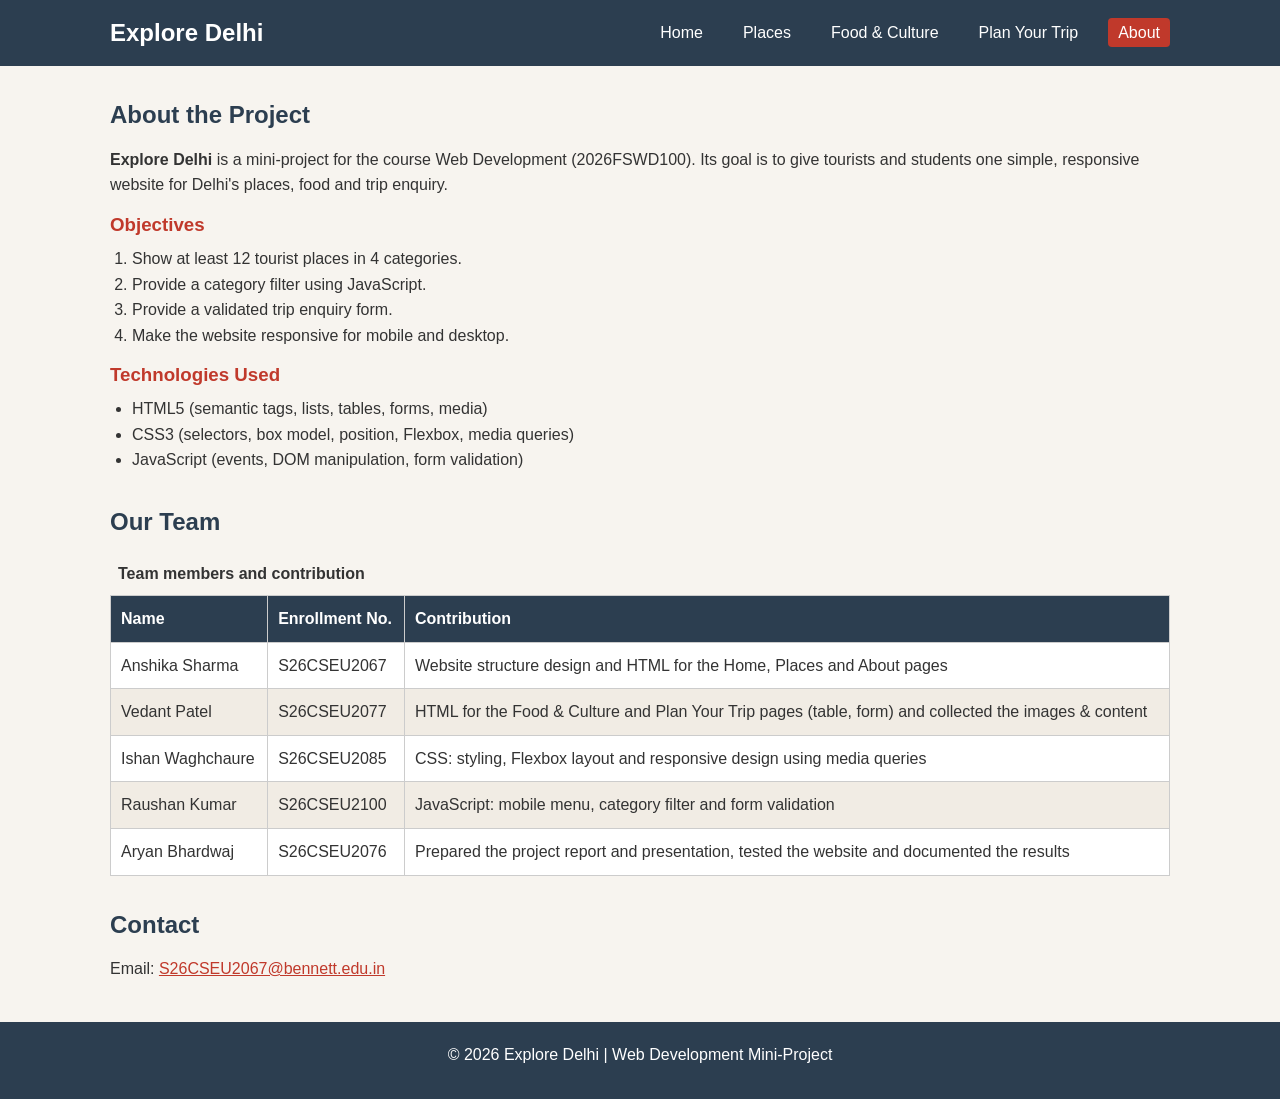
<file: about.html>
<!DOCTYPE html>
<html lang="en">
<head>
  <meta charset="UTF-8">
  <meta name="viewport" content="width=device-width, initial-scale=1.0">
  <meta name="description" content="About the Explore Delhi project and team.">
  <title>Explore Delhi | About</title>
  <link rel="stylesheet" href="css/style.css">
</head>
<body>

  <header>
    <nav>
      <h1 class="logo">Explore Delhi</h1>
      <button id="menu-btn" aria-label="Open menu">&#9776;</button>
      <ul id="menu">
        <li><a href="index.html">Home</a></li>
        <li><a href="places.html">Places</a></li>
        <li><a href="food-culture.html">Food &amp; Culture</a></li>
        <li><a href="plan-trip.html">Plan Your Trip</a></li>
        <li><a href="about.html" class="active">About</a></li>
      </ul>
    </nav>
  </header>

  <main>

    <section class="container">
      <h2>About the Project</h2>
      <p>
        <strong>Explore Delhi</strong> is a mini-project for the course Web Development (2026FSWD100).
        Its goal is to give tourists and students one simple, responsive website for Delhi's places,
        food and trip enquiry.
      </p>

      <h3>Objectives</h3>
      <ol>
        <li>Show at least 12 tourist places in 4 categories.</li>
        <li>Provide a category filter using JavaScript.</li>
        <li>Provide a validated trip enquiry form.</li>
        <li>Make the website responsive for mobile and desktop.</li>
      </ol>

      <h3>Technologies Used</h3>
      <ul>
        <li>HTML5 (semantic tags, lists, tables, forms, media)</li>
        <li>CSS3 (selectors, box model, position, Flexbox, media queries)</li>
        <li>JavaScript (events, DOM manipulation, form validation)</li>
      </ul>
    </section>

    <!-- ========== TEAM TABLE ========== -->
    <section class="container">
      <h2>Our Team</h2>
      <table>
        <caption>Team members and contribution</caption>
        <thead>
          <tr>
            <th>Name</th>
            <th>Enrollment No.</th>
            <th>Contribution</th>
          </tr>
        </thead>
        <tbody>
          <tr>
            <td>Anshika Sharma</td>
            <td>S26CSEU2067</td>
            <td>Website structure design and HTML for the Home, Places and About pages</td>
          </tr>
          <tr>
            <td>Vedant Patel</td>
            <td>S26CSEU2077</td>
            <td>HTML for the Food & Culture and Plan Your Trip pages (table, form) and collected the images & content</td>
          </tr>
          <tr>
            <td>Ishan Waghchaure</td>
            <td>S26CSEU2085</td>
            <td>CSS: styling, Flexbox layout and responsive design using media queries</td>
          </tr>
          <tr>
            <td>Raushan Kumar</td>
            <td>S26CSEU2100</td>
            <td>JavaScript: mobile menu, category filter and form validation</td>
          </tr>
          <tr>
            <td>Aryan Bhardwaj</td>
            <td>S26CSEU2076</td>
            <td>Prepared the project report and presentation, tested the website and documented the results</td>
          </tr>
        </tbody>
      </table>
    </section>

    <section class="container">
      <h2>Contact</h2>
      <p>Email: <a href="mailto:S26CSEU2067@bennett.edu.in">S26CSEU2067@bennett.edu.in</a></p>
    </section>

  </main>

  <footer>
    <p>&copy; 2026 Explore Delhi | Web Development Mini-Project</p>
  </footer>

  <script src="js/script.js"></script>
</body>
</html>
</file>
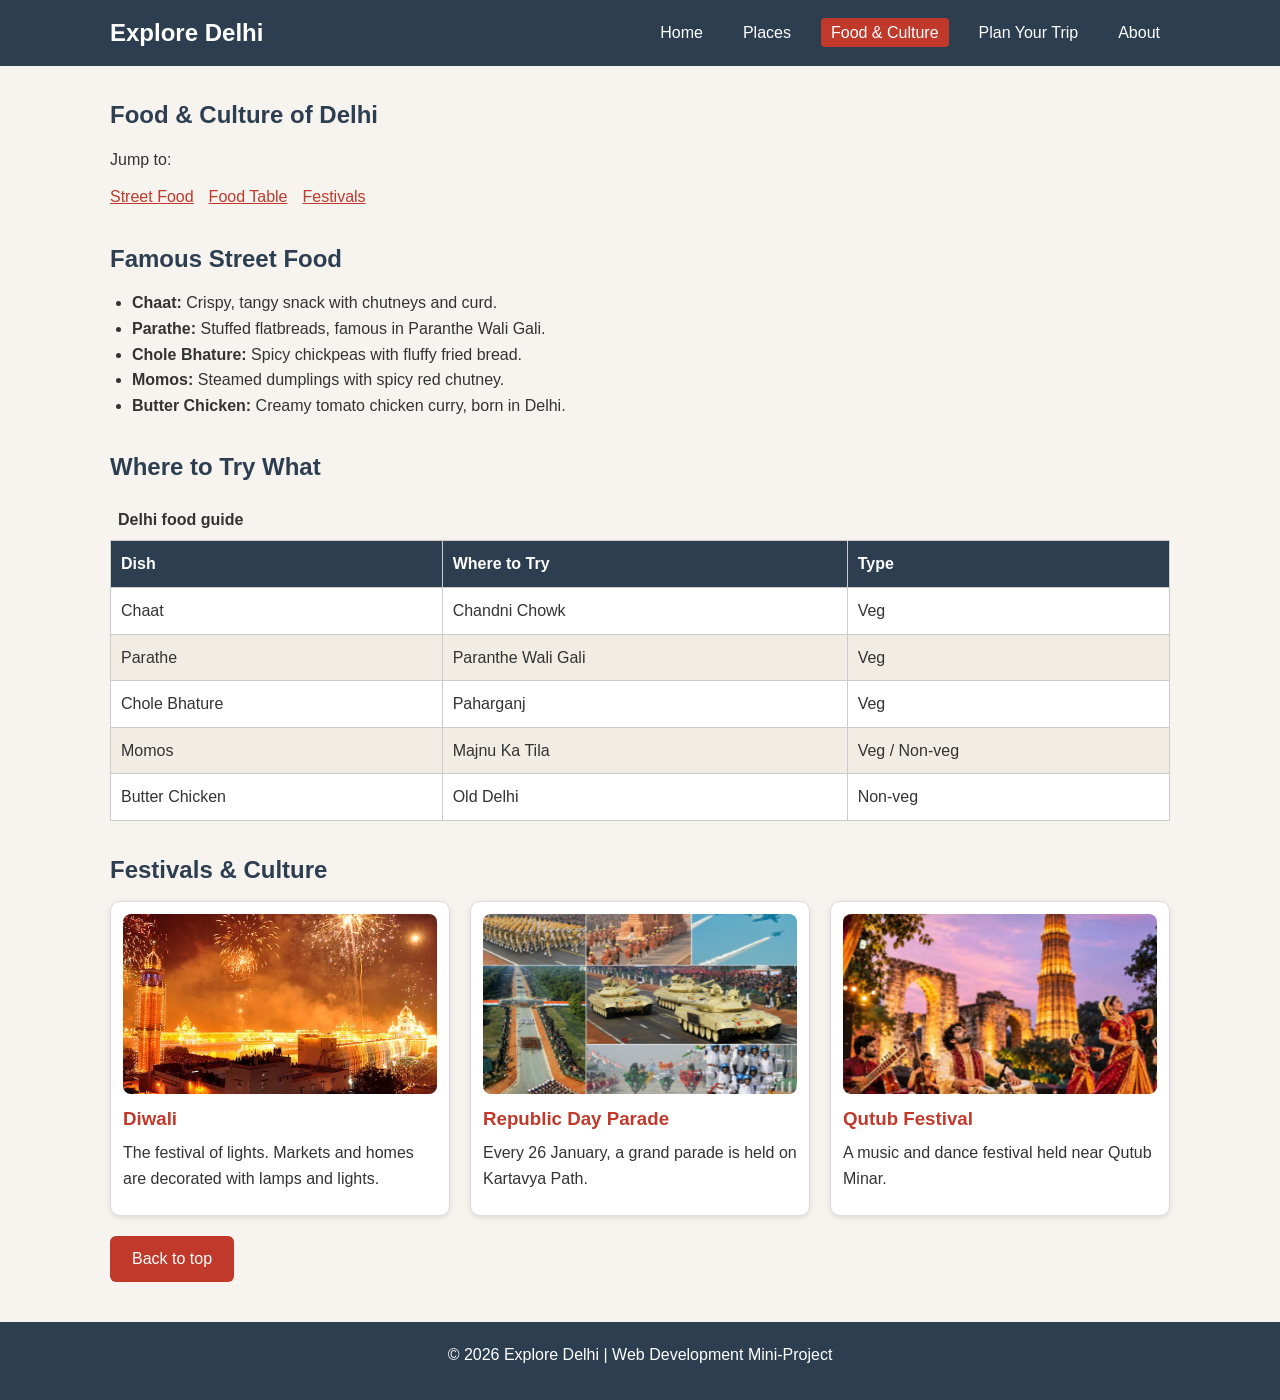
<file: food-culture.html>
<!DOCTYPE html>
<html lang="en">
<head>
  <meta charset="UTF-8">
  <meta name="viewport" content="width=device-width, initial-scale=1.0">
  <meta name="description" content="Famous street food and festivals of Delhi.">
  <title>Explore Delhi | Food &amp; Culture</title>
  <link rel="stylesheet" href="css/style.css">
</head>
<body>

  <header>
    <nav>
      <h1 class="logo">Explore Delhi</h1>
      <button id="menu-btn" aria-label="Open menu">&#9776;</button>
      <ul id="menu">
        <li><a href="index.html">Home</a></li>
        <li><a href="places.html">Places</a></li>
        <li><a href="food-culture.html" class="active">Food &amp; Culture</a></li>
        <li><a href="plan-trip.html">Plan Your Trip</a></li>
        <li><a href="about.html">About</a></li>
      </ul>
    </nav>
  </header>

  <main>

    <section class="container" id="top">
      <h2>Food &amp; Culture of Delhi</h2>

      <!-- ========== BOOKMARK LINKS (page ke andar jump) ========== -->
      <p>Jump to:</p>
      <ul class="jump-links">
        <li><a href="#food">Street Food</a></li>
        <li><a href="#food-table">Food Table</a></li>
        <li><a href="#festivals">Festivals</a></li>
      </ul>
    </section>

    <!-- ========== STREET FOOD (list) ========== -->
    <section class="container" id="food">
      <h2>Famous Street Food</h2>
      <ul>
        <li><strong>Chaat:</strong> Crispy, tangy snack with chutneys and curd.</li>
        <li><strong>Parathe:</strong> Stuffed flatbreads, famous in Paranthe Wali Gali.</li>
        <li><strong>Chole Bhature:</strong> Spicy chickpeas with fluffy fried bread.</li>
        <li><strong>Momos:</strong> Steamed dumplings with spicy red chutney.</li>
        <li><strong>Butter Chicken:</strong> Creamy tomato chicken curry, born in Delhi.</li>
      </ul>
    </section>

    <!-- ========== TABLE ========== -->
    <section class="container" id="food-table">
      <h2>Where to Try What</h2>
      <table>
        <caption>Delhi food guide</caption>
        <thead>
          <tr>
            <th>Dish</th>
            <th>Where to Try</th>
            <th>Type</th>
          </tr>
        </thead>
        <tbody>
          <tr>
            <td>Chaat</td>
            <td>Chandni Chowk</td>
            <td>Veg</td>
          </tr>
          <tr>
            <td>Parathe</td>
            <td>Paranthe Wali Gali</td>
            <td>Veg</td>
          </tr>
          <tr>
            <td>Chole Bhature</td>
            <td>Paharganj</td>
            <td>Veg</td>
          </tr>
          <tr>
            <td>Momos</td>
            <td>Majnu Ka Tila</td>
            <td>Veg / Non-veg</td>
          </tr>
          <tr>
            <td>Butter Chicken</td>
            <td>Old Delhi</td>
            <td>Non-veg</td>
          </tr>
        </tbody>
      </table>
    </section>

    <!-- ========== FESTIVALS ========== -->
    <section class="container" id="festivals">
      <h2>Festivals &amp; Culture</h2>
      <div class="card-row">

        <article class="card">
          <img src="images/diwali.png" alt="Diwali celebration">
          <h3>Diwali</h3>
          <p>The festival of lights. Markets and homes are decorated with lamps and lights.</p>
        </article>

        <article class="card">
          <img src="images/republic-day.png" alt="Republic Day parade">
          <h3>Republic Day Parade</h3>
          <p>Every 26 January, a grand parade is held on Kartavya Path.</p>
        </article>

        <article class="card">
          <img src="images/qutub-festival.png" alt="Qutub Festival">
          <h3>Qutub Festival</h3>
          <p>A music and dance festival held near Qutub Minar.</p>
        </article>

      </div>
      <p><a href="#top" class="btn">Back to top</a></p>
    </section>

  </main>

  <footer>
    <p>&copy; 2026 Explore Delhi | Web Development Mini-Project</p>
  </footer>

  <script src="js/script.js"></script>
</body>
</html>
</file>
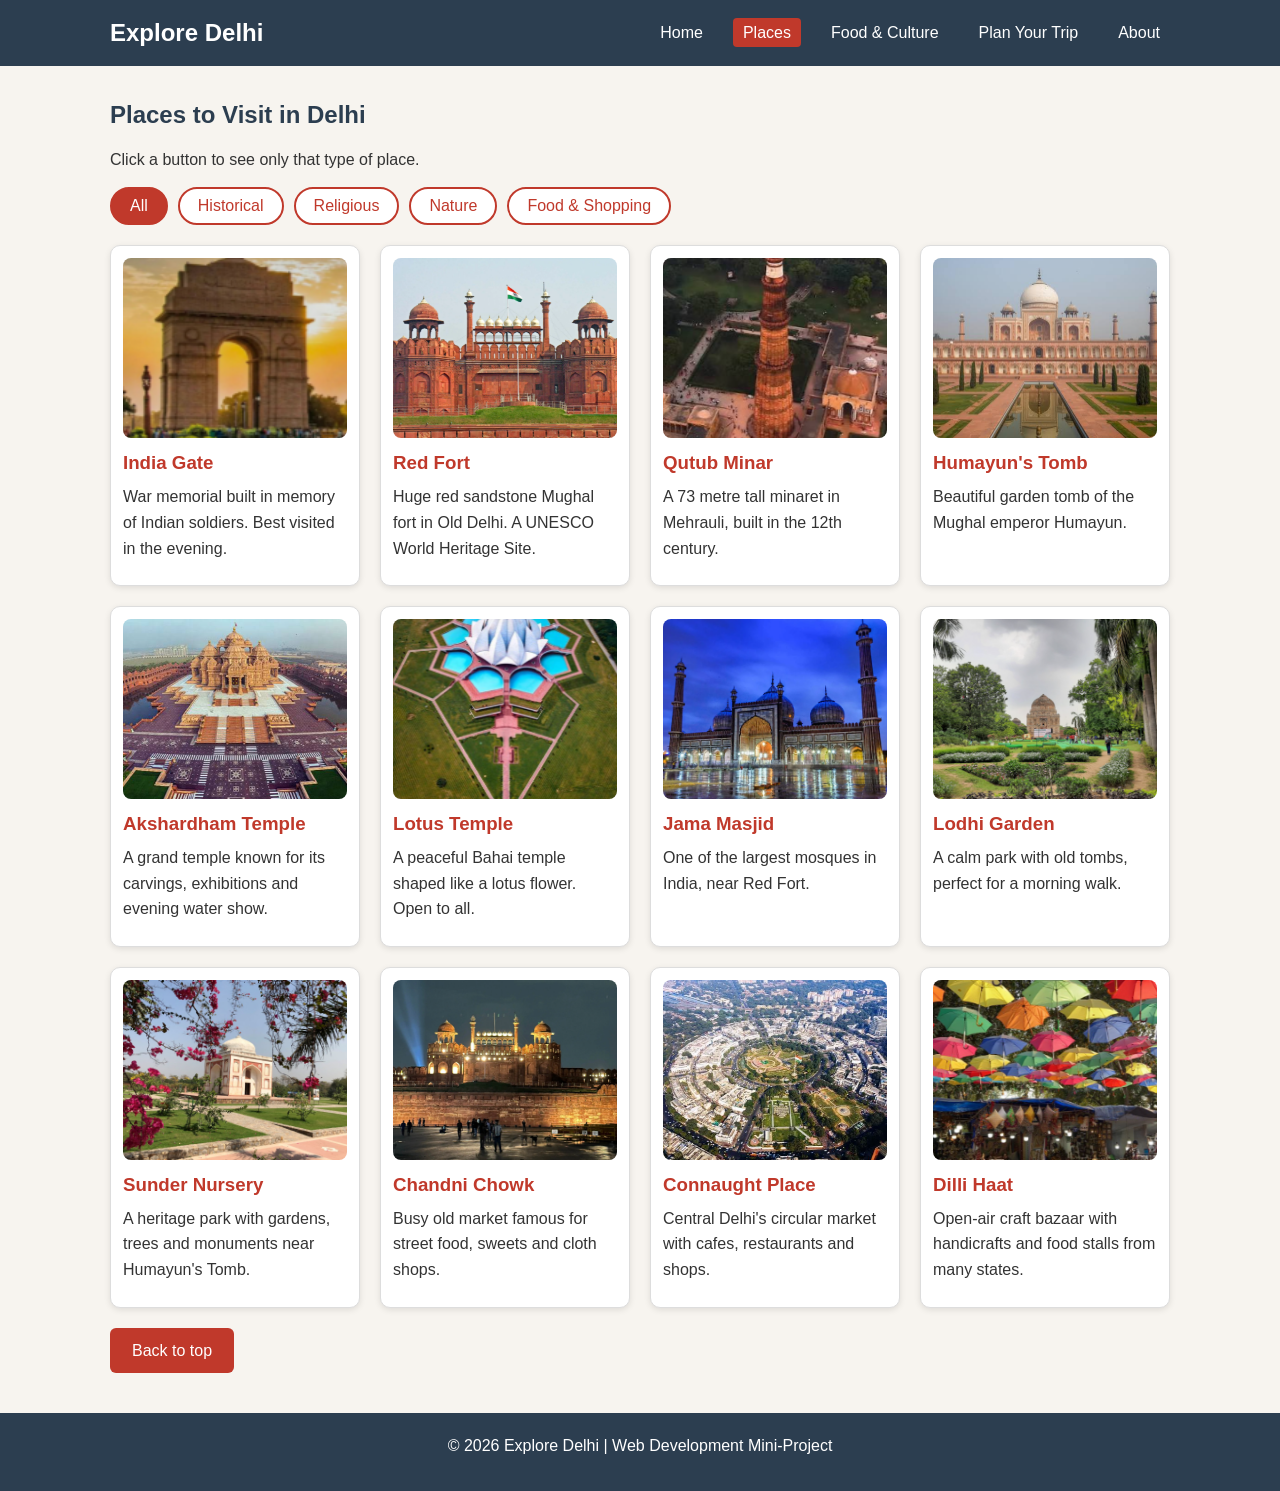
<file: places.html>
<!DOCTYPE html>
<html lang="en">
<head>
  <meta charset="UTF-8">
  <meta name="viewport" content="width=device-width, initial-scale=1.0">
  <meta name="description" content="Popular places to visit in Delhi: historical, religious, nature and shopping.">
  <title>Explore Delhi | Places</title>
  <link rel="stylesheet" href="css/style.css">
</head>
<body>

  <header>
    <nav>
      <h1 class="logo">Explore Delhi</h1>
      <button id="menu-btn" aria-label="Open menu">&#9776;</button>
      <ul id="menu">
        <li><a href="index.html">Home</a></li>
        <li><a href="places.html" class="active">Places</a></li>
        <li><a href="food-culture.html">Food &amp; Culture</a></li>
        <li><a href="plan-trip.html">Plan Your Trip</a></li>
        <li><a href="about.html">About</a></li>
      </ul>
    </nav>
  </header>

  <main>
    <section class="container" id="top">
      <h2>Places to Visit in Delhi</h2>
      <p>Click a button to see only that type of place.</p>

      <!-- ========== FILTER BUTTONS ========== -->
      <div class="filter-bar">
        <button class="filter-btn" data-filter="all">All</button>
        <button class="filter-btn" data-filter="historical">Historical</button>
        <button class="filter-btn" data-filter="religious">Religious</button>
        <button class="filter-btn" data-filter="nature">Nature</button>
        <button class="filter-btn" data-filter="food">Food &amp; Shopping</button>
      </div>

      <!-- ========== 12 PLACE CARDS ========== -->
      <div class="card-row" id="places-container">

        <!-- ---- HISTORICAL ---- -->
        <article class="card" data-category="historical">
          <img src="images/india-gate.png" alt="India Gate">
          <h3>India Gate</h3>
          <p>War memorial built in memory of Indian soldiers. Best visited in the evening.</p>
        </article>

        <article class="card" data-category="historical">
          <img src="images/red-fort.png" alt="Red Fort">
          <h3>Red Fort</h3>
          <p>Huge red sandstone Mughal fort in Old Delhi. A UNESCO World Heritage Site.</p>
        </article>

        <article class="card" data-category="historical">
          <img src="images/qutub-minar.png" alt="Qutub Minar">
          <h3>Qutub Minar</h3>
          <p>A 73 metre tall minaret in Mehrauli, built in the 12th century.</p>
        </article>

        <article class="card" data-category="historical">
          <img src="images/humayuns-tomb.png" alt="Humayun's Tomb">
          <h3>Humayun's Tomb</h3>
          <p>Beautiful garden tomb of the Mughal emperor Humayun.</p>
        </article>

        <!-- ---- RELIGIOUS ---- -->
        <article class="card" data-category="religious">
          <img src="images/akshardham.png" alt="Akshardham Temple">
          <h3>Akshardham Temple</h3>
          <p>A grand temple known for its carvings, exhibitions and evening water show.</p>
        </article>

        <article class="card" data-category="religious">
          <img src="images/lotus-temple.png" alt="Lotus Temple">
          <h3>Lotus Temple</h3>
          <p>A peaceful Bahai temple shaped like a lotus flower. Open to all.</p>
        </article>

        <article class="card" data-category="religious">
          <img src="images/jama-masjid.png" alt="Jama Masjid">
          <h3>Jama Masjid</h3>
          <p>One of the largest mosques in India, near Red Fort.</p>
        </article>

        <!-- ---- NATURE ---- -->
        <article class="card" data-category="nature">
          <img src="images/lodhi-garden.png" alt="Lodhi Garden">
          <h3>Lodhi Garden</h3>
          <p>A calm park with old tombs, perfect for a morning walk.</p>
        </article>

        <article class="card" data-category="nature">
          <img src="images/sunder-nursery.png" alt="Sunder Nursery">
          <h3>Sunder Nursery</h3>
          <p>A heritage park with gardens, trees and monuments near Humayun's Tomb.</p>
        </article>

        <!-- ---- FOOD & SHOPPING ---- -->
        <article class="card" data-category="food">
          <img src="images/chandni-chowk.png" alt="Chandni Chowk">
          <h3>Chandni Chowk</h3>
          <p>Busy old market famous for street food, sweets and cloth shops.</p>
        </article>

        <article class="card" data-category="food">
          <img src="images/connaught-place.png" alt="Connaught Place">
          <h3>Connaught Place</h3>
          <p>Central Delhi's circular market with cafes, restaurants and shops.</p>
        </article>

        <article class="card" data-category="food">
          <img src="images/dilli-haat.png" alt="Dilli Haat">
          <h3>Dilli Haat</h3>
          <p>Open-air craft bazaar with handicrafts and food stalls from many states.</p>
        </article>

      </div>

      <p><a href="#top" class="btn">Back to top</a></p>
    </section>
  </main>

  <footer>
    <p>&copy; 2026 Explore Delhi | Web Development Mini-Project</p>
  </footer>

  <script src="js/script.js"></script>
</body>
</html>
</file>
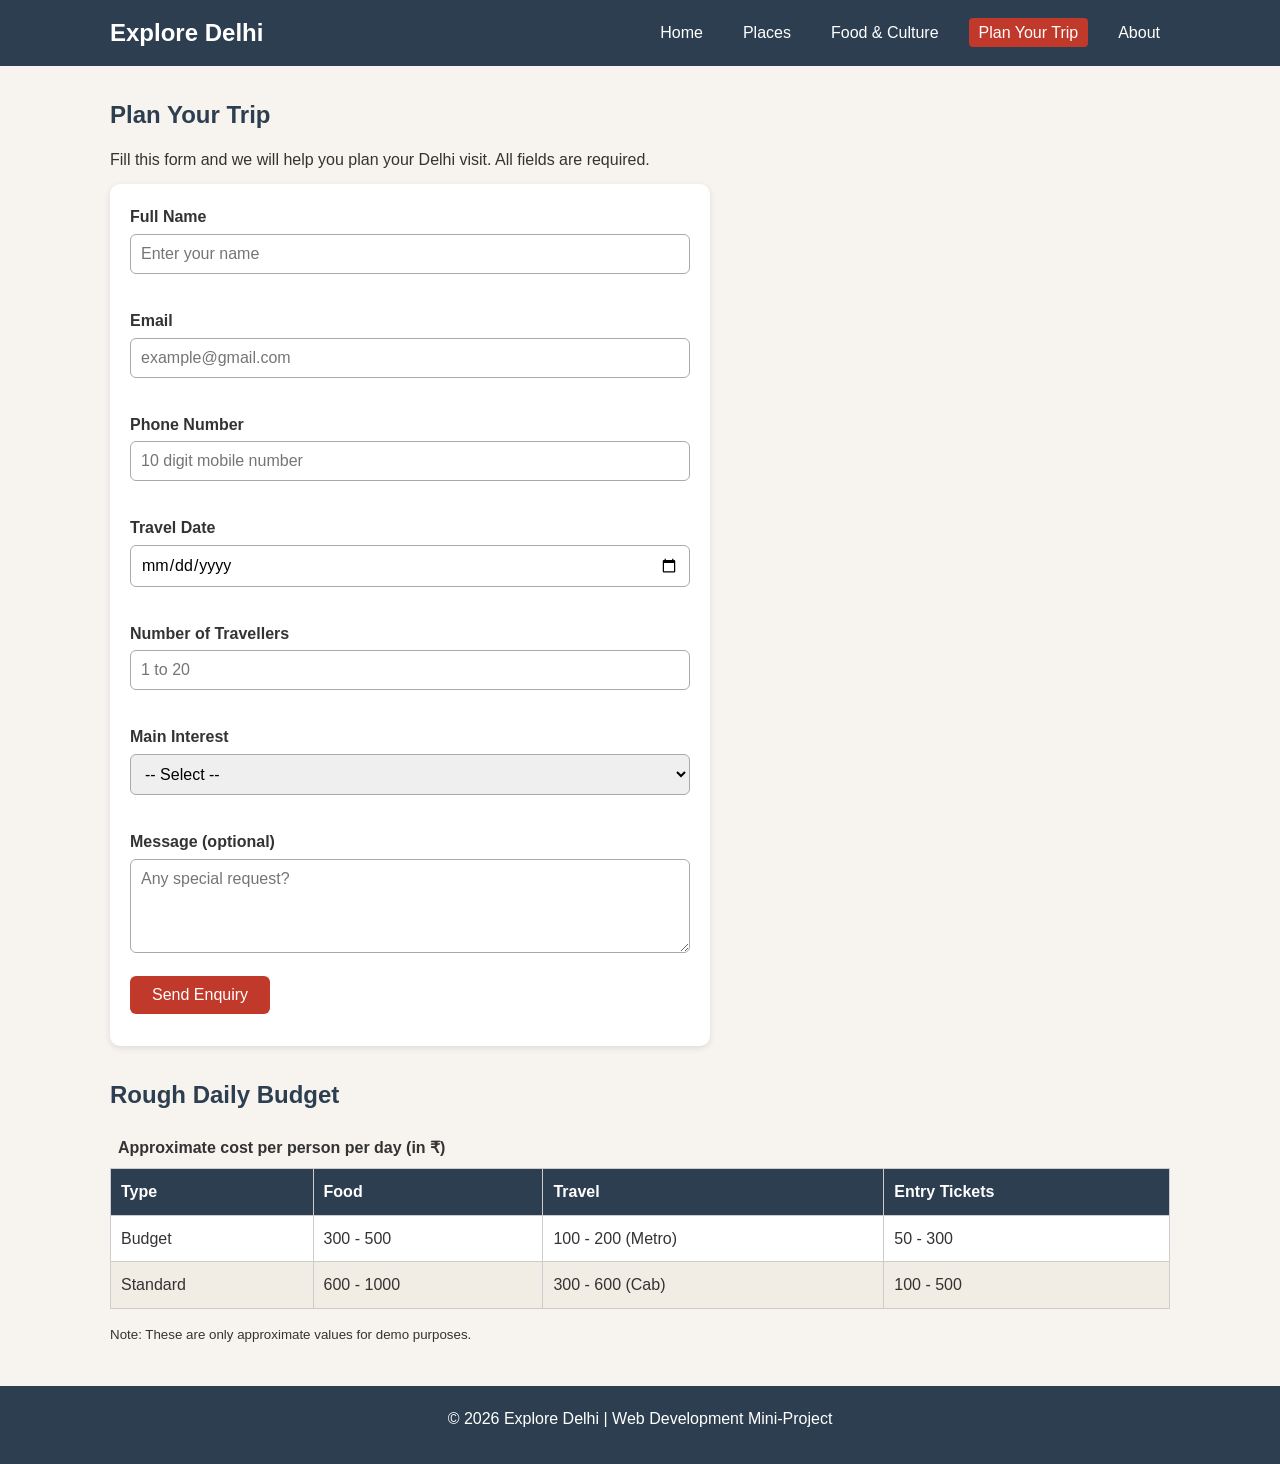
<file: plan-trip.html>
<!DOCTYPE html>
<html lang="en">
<head>
  <meta charset="UTF-8">
  <meta name="viewport" content="width=device-width, initial-scale=1.0">
  <meta name="description" content="Send a trip enquiry for your Delhi visit.">
  <title>Explore Delhi | Plan Your Trip</title>
  <link rel="stylesheet" href="css/style.css">
</head>
<body>

  <header>
    <nav>
      <h1 class="logo">Explore Delhi</h1>
      <button id="menu-btn" aria-label="Open menu">&#9776;</button>
      <ul id="menu">
        <li><a href="index.html">Home</a></li>
        <li><a href="places.html">Places</a></li>
        <li><a href="food-culture.html">Food &amp; Culture</a></li>
        <li><a href="plan-trip.html" class="active">Plan Your Trip</a></li>
        <li><a href="about.html">About</a></li>
      </ul>
    </nav>
  </header>

  <main>

    <section class="container">
      <h2>Plan Your Trip</h2>
      <p>Fill this form and we will help you plan your Delhi visit. All fields are required.</p>

      <!--
        novalidate = browser ki apni checking band, taaki hamara JavaScript validation chale.
        Har input ke neeche ek <span class="error"> hai, JS error message yahin dikhayega.
      -->
      <form id="tripForm" novalidate>

        <div class="form-group">
          <label for="name">Full Name</label>
          <input type="text" id="name" name="name" placeholder="Enter your name">
          <span class="error" id="nameError"></span>
        </div>

        <div class="form-group">
          <label for="email">Email</label>
          <input type="email" id="email" name="email" placeholder="example@gmail.com">
          <span class="error" id="emailError"></span>
        </div>

        <div class="form-group">
          <label for="phone">Phone Number</label>
          <input type="tel" id="phone" name="phone" placeholder="10 digit mobile number">
          <span class="error" id="phoneError"></span>
        </div>

        <div class="form-group">
          <label for="date">Travel Date</label>
          <input type="date" id="date" name="date">
          <span class="error" id="dateError"></span>
        </div>

        <div class="form-group">
          <label for="travellers">Number of Travellers</label>
          <input type="number" id="travellers" name="travellers" min="1" max="20" placeholder="1 to 20">
          <span class="error" id="travellersError"></span>
        </div>

        <div class="form-group">
          <label for="interest">Main Interest</label>
          <select id="interest" name="interest">
            <option value="">-- Select --</option>
            <option value="historical">Historical Places</option>
            <option value="religious">Religious Places</option>
            <option value="nature">Nature and Parks</option>
            <option value="food">Food and Shopping</option>
          </select>
          <span class="error" id="interestError"></span>
        </div>

        <div class="form-group">
          <label for="message">Message (optional)</label>
          <textarea id="message" name="message" rows="4" placeholder="Any special request?"></textarea>
        </div>

        <button type="submit" class="btn">Send Enquiry</button>

        <!-- Success message yahan dikhega -->
        <p id="successMsg" class="success"></p>

      </form>
    </section>

    <!-- ========== BUDGET TABLE ========== -->
    <section class="container">
      <h2>Rough Daily Budget</h2>
      <table>
        <caption>Approximate cost per person per day (in &#8377;)</caption>
        <thead>
          <tr>
            <th>Type</th>
            <th>Food</th>
            <th>Travel</th>
            <th>Entry Tickets</th>
          </tr>
        </thead>
        <tbody>
          <tr>
            <td>Budget</td>
            <td>300 - 500</td>
            <td>100 - 200 (Metro)</td>
            <td>50 - 300</td>
          </tr>
          <tr>
            <td>Standard</td>
            <td>600 - 1000</td>
            <td>300 - 600 (Cab)</td>
            <td>100 - 500</td>
          </tr>
        </tbody>
      </table>
      <p><small>Note: These are only approximate values for demo purposes.</small></p>
    </section>

  </main>

  <footer>
    <p>&copy; 2026 Explore Delhi | Web Development Mini-Project</p>
  </footer>

  <script src="js/script.js"></script>
</body>
</html>
</file>
<file: css/style.css>
/* ---------- Reset ---------- */
* {
  margin: 0;
  padding: 0;
  box-sizing: border-box;
}

:root {
  --main: #c0392b;
  --dark: #2c3e50;
  --light: #f7f4ef;
  --white: #ffffff;
}

body {
  font-family: Arial, Helvetica, sans-serif;
  background-color: var(--light);
  color: #333;
  line-height: 1.6;
}

h2 { color: var(--dark); margin-bottom: 12px; }
h3 { color: var(--main); margin: 10px 0 6px; }
p  { margin-bottom: 12px; }
ul, ol { margin: 0 0 12px 22px; }
a  { color: var(--main); }
img { max-width: 100%; display: block; }
video { max-width: 100%; border-radius: 8px; }

/* ---------- Header / Navbar ---------- */
header {
  background-color: var(--dark);
  position: sticky;
  top: 0;
  z-index: 100;
}

nav {
  display: flex;
  justify-content: space-between;
  align-items: center;
  max-width: 1100px;
  margin: 0 auto;
  padding: 14px 20px;
}

.logo { color: var(--white); font-size: 1.5rem; }

#menu {
  display: flex;
  list-style: none;
  gap: 20px;
  margin: 0;
}

#menu a {
  color: var(--white);
  text-decoration: none;
  padding: 6px 10px;
  border-radius: 4px;
}

#menu a:hover,
#menu a.active {
  background-color: var(--main);
}

#menu-btn {
  display: none;
  background: none;
  border: none;
  color: var(--white);
  font-size: 1.8rem;
  cursor: pointer;
}

/* ---------- Hero ---------- */
#hero {
  position: relative;
  min-height: 380px;
  display: flex;
  flex-direction: column;
  justify-content: center;
  align-items: center;
  text-align: center;
  color: var(--white);
  padding: 40px 20px;
  background: linear-gradient(rgba(0,0,0,0.55), rgba(0,0,0,0.55)),
              url("../images/india-gate.jpg") center/cover no-repeat,
              var(--dark);
}

#hero h2 { color: var(--white); font-size: 2.6rem; }
#hero p  { font-size: 1.2rem; max-width: 600px; }

/* ---------- Common classes ---------- */
.container {
  max-width: 1100px;
  margin: 30px auto;
  padding: 0 20px;
}

.btn {
  display: inline-block;
  background-color: var(--main);
  color: var(--white);
  padding: 10px 22px;
  border: none;
  border-radius: 6px;
  text-decoration: none;
  font-size: 1rem;
  cursor: pointer;
}
.btn:hover { background-color: #96281b; }

.feature-list { list-style: square; }

.jump-links {
  display: flex;
  gap: 15px;
  list-style: none;
  margin: 0 0 12px 0;
}

/* ---------- Cards ---------- */
.card-row {
  display: flex;
  flex-wrap: wrap;
  gap: 20px;
  margin-bottom: 20px;
}

.card {
  flex: 1 1 250px;
  max-width: 340px;
  background-color: var(--white);
  border: 1px solid #ddd;
  border-radius: 10px;
  padding: 12px;
  box-shadow: 0 2px 6px rgba(0,0,0,0.1);
  transition: transform 0.2s;
}
.card:hover { transform: translateY(-5px); }

.card img {
  width: 100%;
  height: 180px;
  object-fit: cover;
  border-radius: 8px;
  background-color: #ddd;
}

.hide { display: none; }

/* ---------- Filter buttons ---------- */
.filter-bar {
  display: flex;
  flex-wrap: wrap;
  gap: 10px;
  margin: 15px 0 20px;
}

.filter-btn {
  padding: 8px 18px;
  border: 2px solid var(--main);
  background-color: var(--white);
  color: var(--main);
  border-radius: 20px;
  cursor: pointer;
  font-size: 1rem;
}
.filter-btn:hover,
.filter-btn.active {
  background-color: var(--main);
  color: var(--white);
}

/* ---------- Tables ---------- */
table {
  width: 100%;
  border-collapse: collapse;
  background-color: var(--white);
  margin-bottom: 12px;
}
caption { font-weight: bold; padding: 8px; text-align: left; }
th, td { border: 1px solid #ccc; padding: 10px; text-align: left; }
th { background-color: var(--dark); color: var(--white); }
tbody tr:nth-child(even) { background-color: #f1ece4; }

/* ---------- Form ---------- */
form {
  background-color: var(--white);
  padding: 20px;
  border-radius: 10px;
  max-width: 600px;
  box-shadow: 0 2px 6px rgba(0,0,0,0.1);
}

.form-group { margin-bottom: 16px; }

label { display: block; font-weight: bold; margin-bottom: 4px; }

input, select, textarea {
  width: 100%;
  padding: 10px;
  border: 1px solid #aaa;
  border-radius: 6px;
  font-size: 1rem;
  font-family: inherit;
}

input:focus, select:focus, textarea:focus {
  outline: 2px solid var(--main);
}

input.invalid, select.invalid { border-color: red; }
.error   { color: red; font-size: 0.9rem; display: block; min-height: 18px; }
.success { color: green; font-weight: bold; margin-top: 12px; }

/* ---------- Footer ---------- */
footer {
  background-color: var(--dark);
  color: var(--white);
  text-align: center;
  padding: 20px;
  margin-top: 40px;
}
footer a { color: #f5b7b1; }

/* ---------- Responsive (mobile) ---------- */
@media (max-width: 768px) {
  #menu-btn { display: block; }

  #menu {
    display: none;
    flex-direction: column;
    width: 100%;
    gap: 5px;
    padding-top: 10px;
  }
  #menu.open { display: flex; }

  nav { flex-wrap: wrap; }

  #hero h2 { font-size: 1.8rem; }

  .card { max-width: 100%; }
  .jump-links { flex-direction: column; gap: 5px; }
}
</file>
